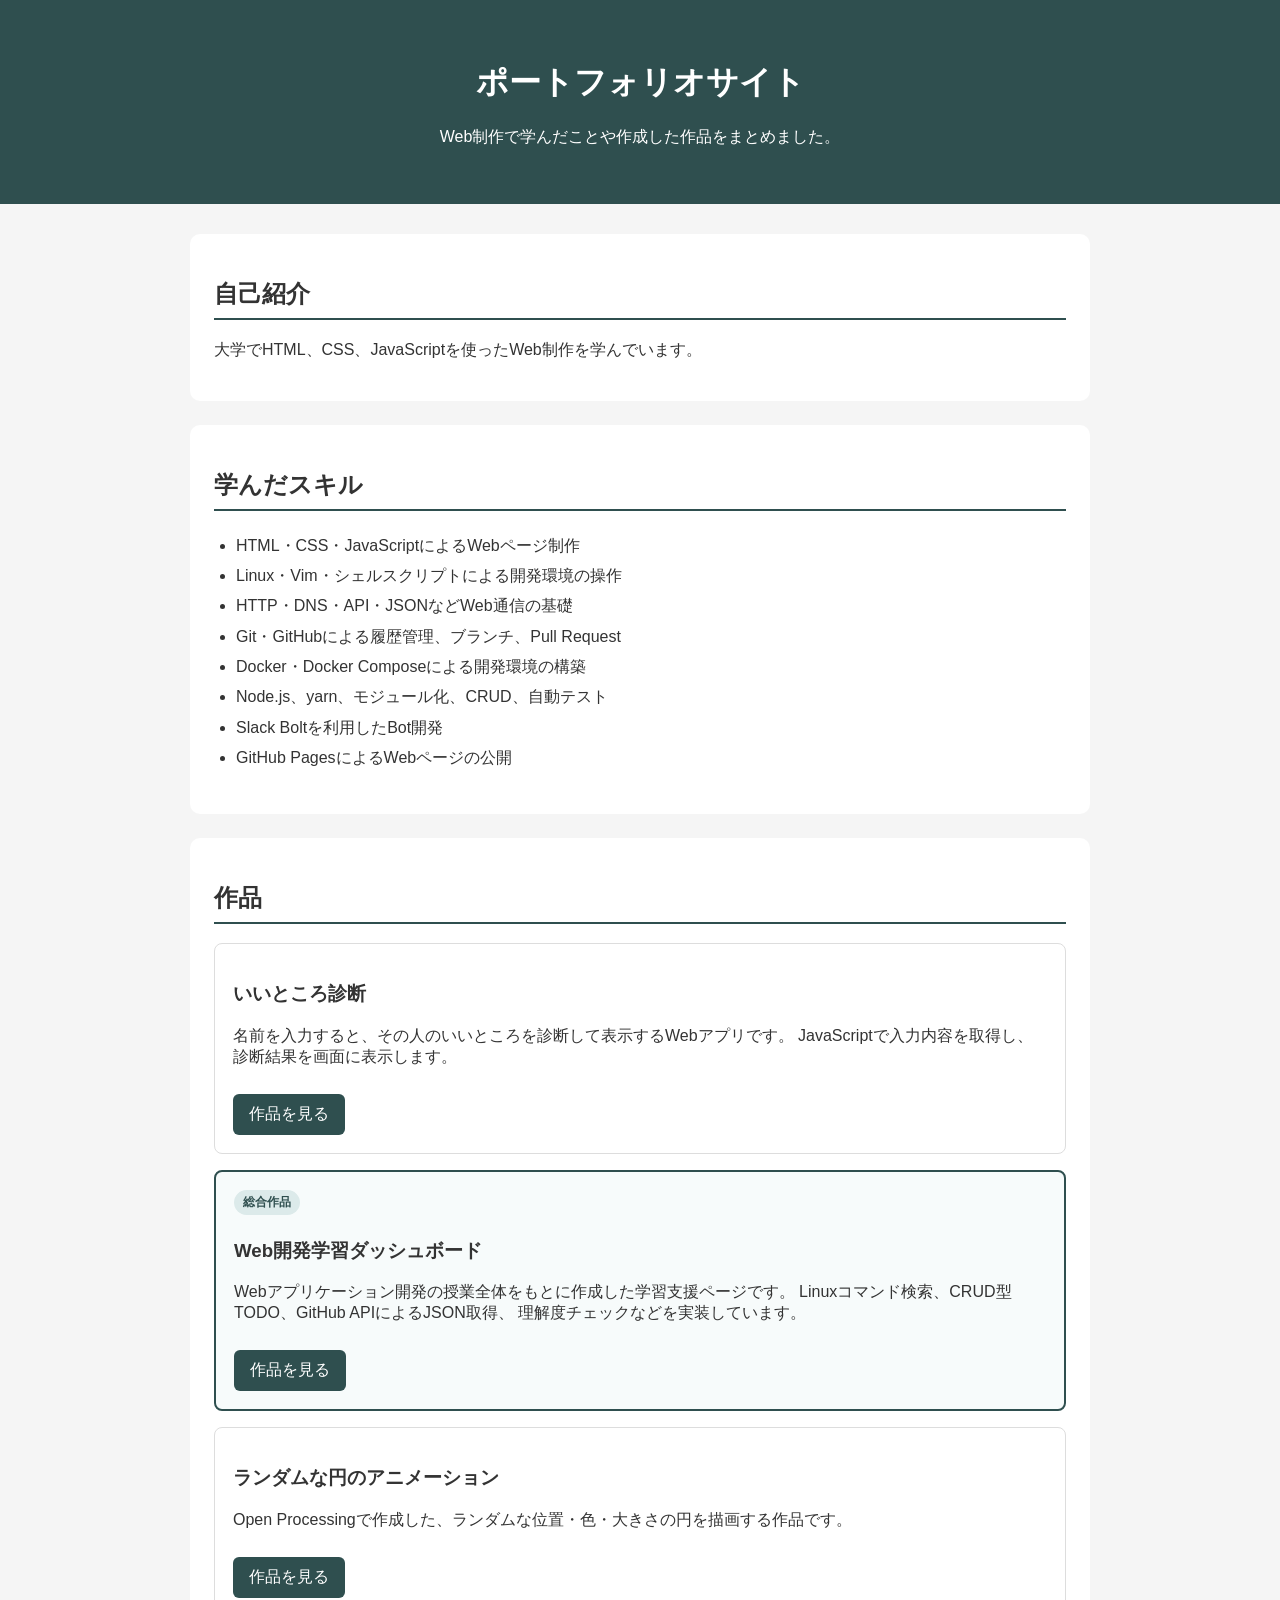
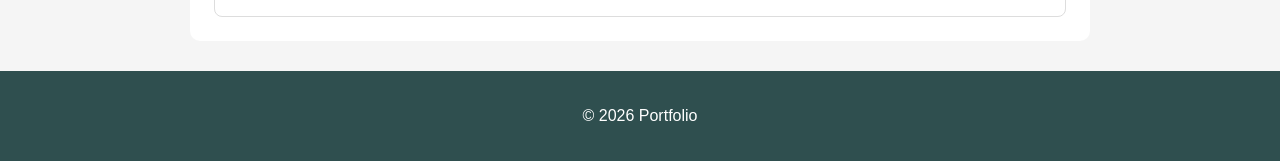
<file: portfolio0-main/index.html>
<!DOCTYPE html>
<html lang="ja">
<head>
  <meta charset="UTF-8">
  <meta name="viewport" content="width=device-width, initial-scale=1.0">
  <title>ポートフォリオサイト</title>
  <link rel="stylesheet" href="style.css">
</head>
<body>
  <header>
    <h1>ポートフォリオサイト</h1>
    <p>Web制作で学んだことや作成した作品をまとめました。</p>
  </header>

  <main>
    <section>
      <h2>自己紹介</h2>
      <p>大学でHTML、CSS、JavaScriptを使ったWeb制作を学んでいます。</p>
    </section>

    <section>
      <h2>学んだスキル</h2>
      <ul class="skill-list">
        <li>HTML・CSS・JavaScriptによるWebページ制作</li>
        <li>Linux・Vim・シェルスクリプトによる開発環境の操作</li>
        <li>HTTP・DNS・API・JSONなどWeb通信の基礎</li>
        <li>Git・GitHubによる履歴管理、ブランチ、Pull Request</li>
        <li>Docker・Docker Composeによる開発環境の構築</li>
        <li>Node.js、yarn、モジュール化、CRUD、自動テスト</li>
        <li>Slack Boltを利用したBot開発</li>
        <li>GitHub PagesによるWebページの公開</li>
      </ul>
    </section>

    <section>
      <h2>作品</h2>

      <div class="work-card">
        <h3>いいところ診断</h3>
        <p>
          名前を入力すると、その人のいいところを診断して表示するWebアプリです。
          JavaScriptで入力内容を取得し、診断結果を画面に表示します。
        </p>
        <a href="assessment/index.html">作品を見る</a>
      </div>


      <div class="work-card featured-work">
        <span class="work-label">総合作品</span>
        <h3>Web開発学習ダッシュボード</h3>
        <p>
          Webアプリケーション開発の授業全体をもとに作成した学習支援ページです。
          Linuxコマンド検索、CRUD型TODO、GitHub APIによるJSON取得、
          理解度チェックなどを実装しています。
        </p>
        <a href="webdev-dashboard/index.html">作品を見る</a>
      </div>

      <div class="work-card">
        <h3>ランダムな円のアニメーション</h3>
        <p>
          Open Processingで作成した、ランダムな位置・色・大きさの円を描画する作品です。
        </p>

        
        <a href="https://openprocessing.org/@251zs02180/2962770">作品を見る</a>
</div>
    </section>
  </main>

  <footer>
    <p>&copy; 2026 Portfolio</p>
  </footer>
</body>
</html>
</file>
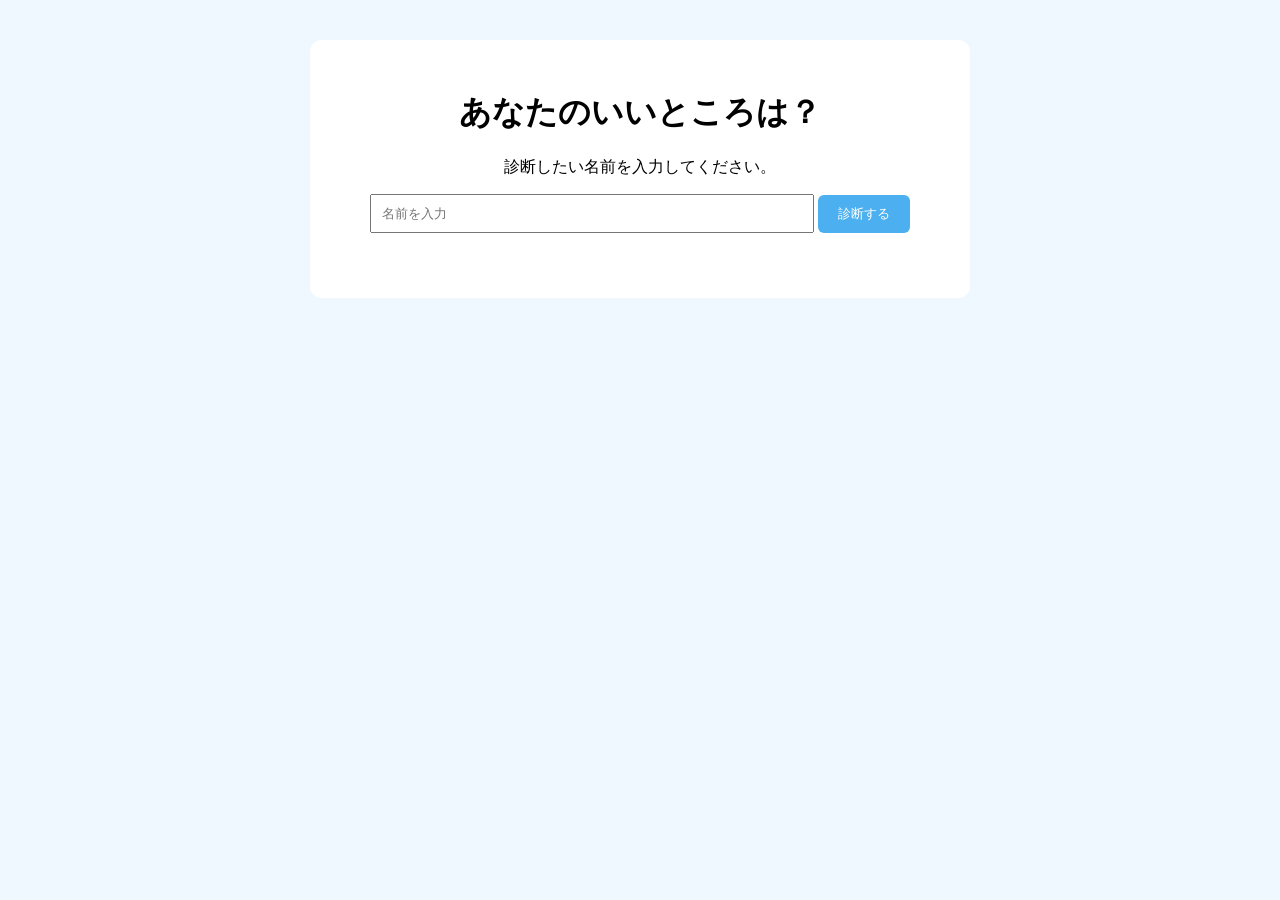
<file: portfolio0-main/assessment/index.html>
<!DOCTYPE html>
<html lang="ja">
<head>
  <meta charset="UTF-8">
  <meta name="viewport" content="width=device-width, initial-scale=1.0">
  <title>あなたのいいところ診断</title>
  <link rel="stylesheet" href="style.css">
</head>
<body>
  <main>
    <h1>あなたのいいところは？</h1>
    <p>診断したい名前を入力してください。</p>

    <input type="text" id="user-name" placeholder="名前を入力">
    <button id="assessment">診断する</button>

    <div id="result-area"></div>
  </main>

  <script src="script.js"></script>
</body>
</html>
</file>
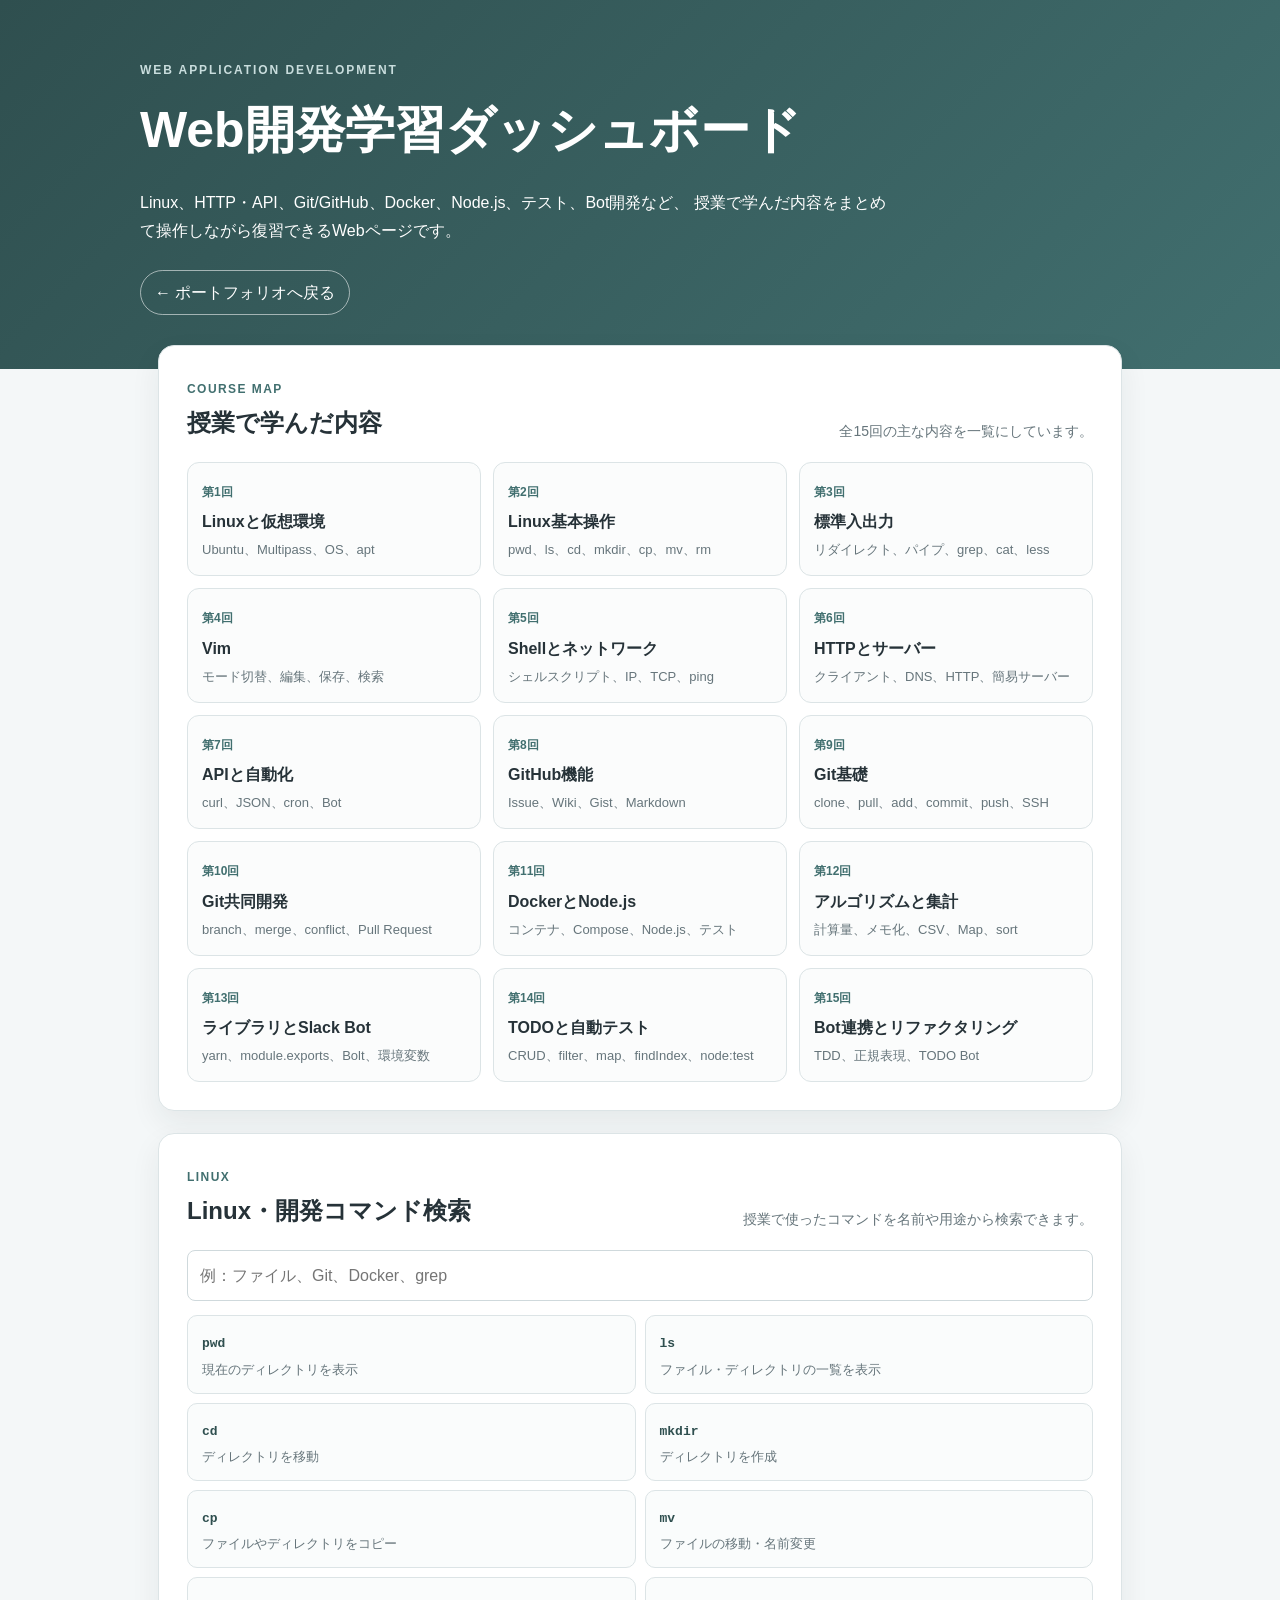
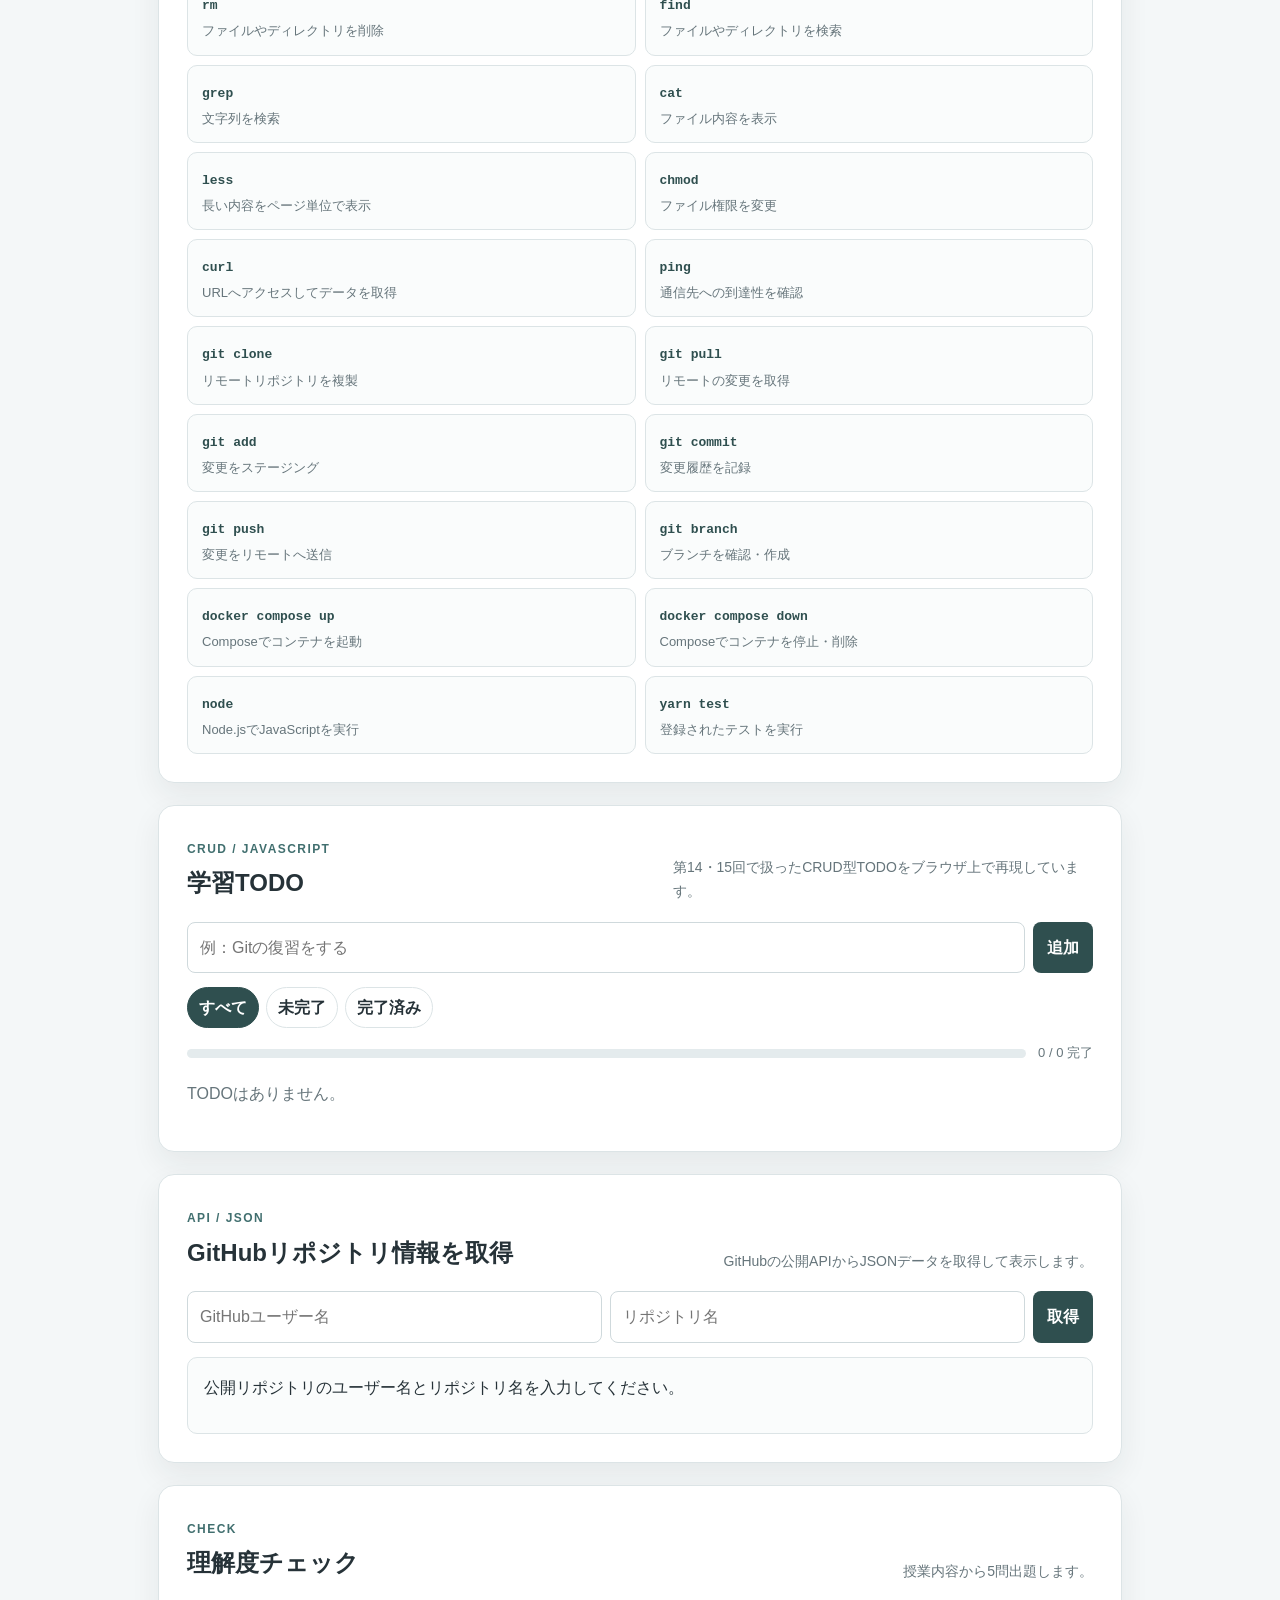
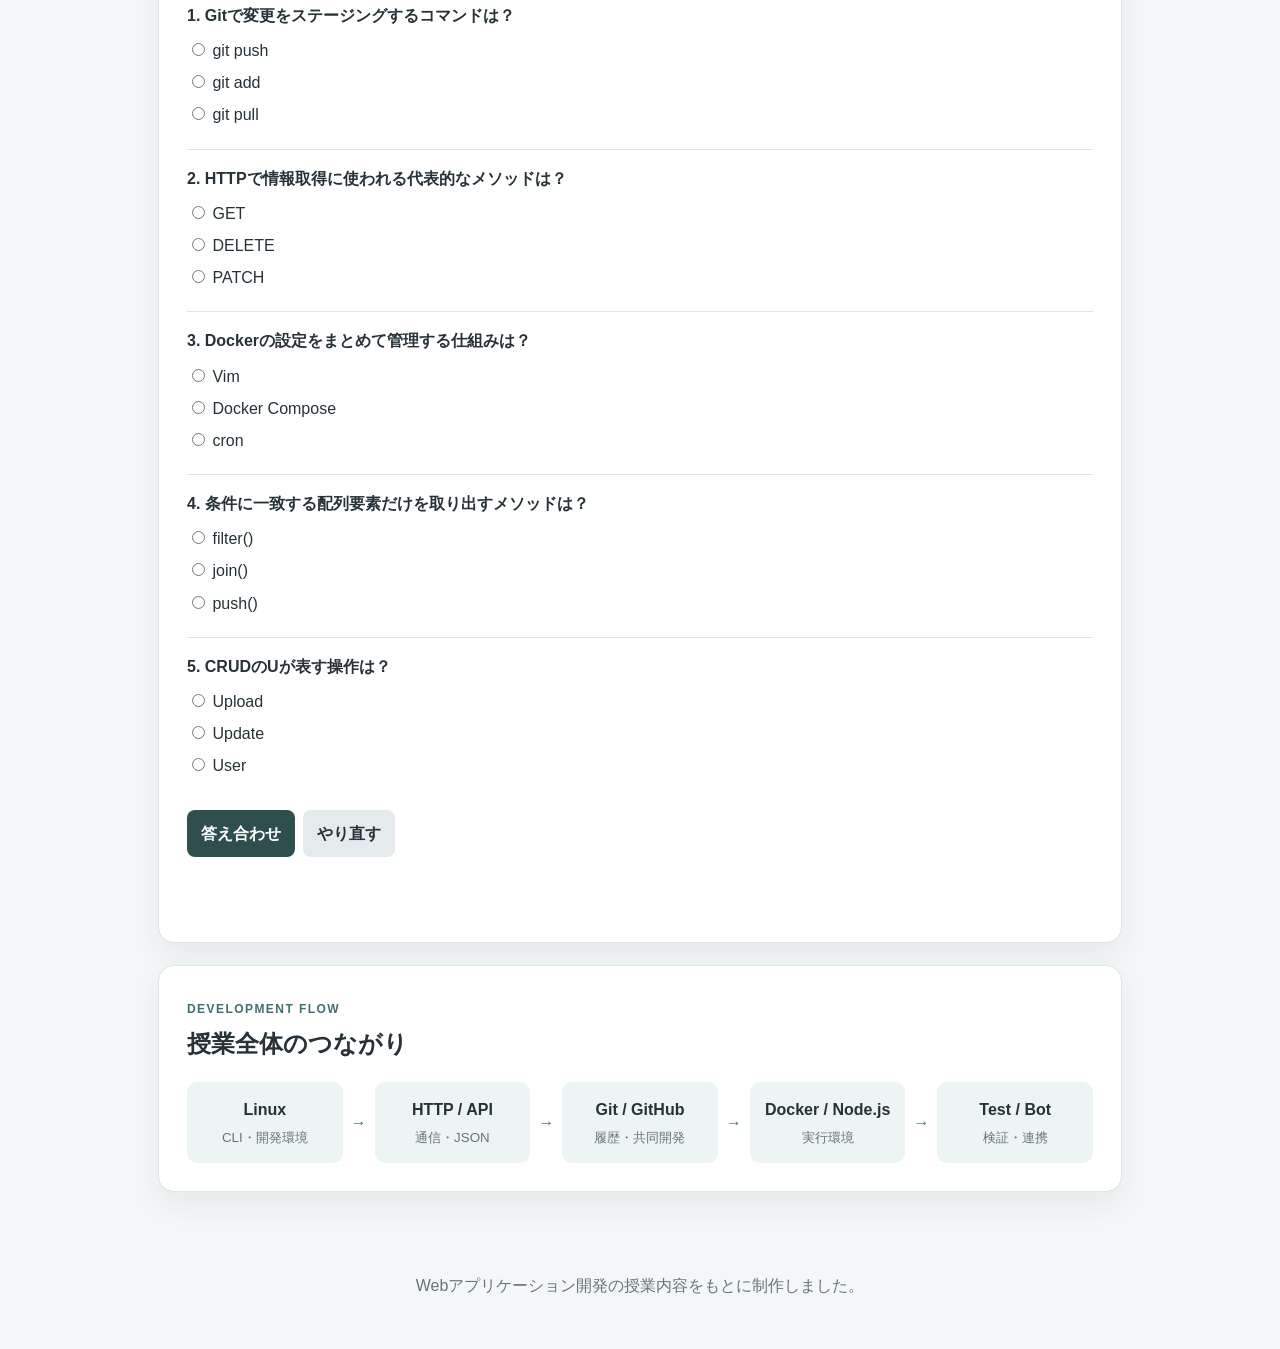
<file: portfolio0-main/webdev-dashboard/index.html>
<!DOCTYPE html>
<html lang="ja">
<head>
  <meta charset="UTF-8">
  <meta name="viewport" content="width=device-width, initial-scale=1.0">
  <title>Web開発学習ダッシュボード</title>
  <link rel="stylesheet" href="style.css">
</head>
<body>
  <header class="hero">
    <div class="hero-inner">
      <p class="eyebrow">WEB APPLICATION DEVELOPMENT</p>
      <h1>Web開発学習ダッシュボード</h1>
      <p>
        Linux、HTTP・API、Git/GitHub、Docker、Node.js、テスト、Bot開発など、
        授業で学んだ内容をまとめて操作しながら復習できるWebページです。
      </p>
      <a href="../index.html" class="back-link">← ポートフォリオへ戻る</a>
    </div>
  </header>

  <main>
    <section class="panel">
      <div class="section-title">
        <div>
          <span>COURSE MAP</span>
          <h2>授業で学んだ内容</h2>
        </div>
        <p>全15回の主な内容を一覧にしています。</p>
      </div>
      <div id="lesson-grid" class="lesson-grid"></div>
    </section>

    <section class="panel">
      <div class="section-title">
        <div>
          <span>LINUX</span>
          <h2>Linux・開発コマンド検索</h2>
        </div>
        <p>授業で使ったコマンドを名前や用途から検索できます。</p>
      </div>

      <input id="command-search" class="search-input" type="search"
        placeholder="例：ファイル、Git、Docker、grep">
      <div id="command-list" class="command-list"></div>
    </section>

    <section class="panel">
      <div class="section-title">
        <div>
          <span>CRUD / JAVASCRIPT</span>
          <h2>学習TODO</h2>
        </div>
        <p>第14・15回で扱ったCRUD型TODOをブラウザ上で再現しています。</p>
      </div>

      <form id="todo-form" class="todo-form">
        <input id="todo-input" type="text" maxlength="60" placeholder="例：Gitの復習をする">
        <button type="submit">追加</button>
      </form>

      <div class="filters">
        <button class="filter active" data-filter="all">すべて</button>
        <button class="filter" data-filter="active">未完了</button>
        <button class="filter" data-filter="done">完了済み</button>
      </div>

      <div class="progress-row">
        <div class="progress"><div id="progress-value"></div></div>
        <span id="progress-text">0 / 0 完了</span>
      </div>

      <ul id="todo-list" class="todo-list"></ul>
      <p id="todo-empty" class="empty">TODOはありません。</p>
    </section>

    <section class="panel">
      <div class="section-title">
        <div>
          <span>API / JSON</span>
          <h2>GitHubリポジトリ情報を取得</h2>
        </div>
        <p>GitHubの公開APIからJSONデータを取得して表示します。</p>
      </div>

      <form id="github-form" class="github-form">
        <input id="github-owner" type="text" placeholder="GitHubユーザー名" required>
        <input id="github-repo" type="text" placeholder="リポジトリ名" required>
        <button type="submit">取得</button>
      </form>

      <div id="github-result" class="api-result" aria-live="polite">
        <p>公開リポジトリのユーザー名とリポジトリ名を入力してください。</p>
      </div>
    </section>

    <section class="panel">
      <div class="section-title">
        <div>
          <span>CHECK</span>
          <h2>理解度チェック</h2>
        </div>
        <p>授業内容から5問出題します。</p>
      </div>
      <div id="quiz-box"></div>
      <div class="quiz-actions">
        <button id="quiz-check">答え合わせ</button>
        <button id="quiz-reset" class="secondary">やり直す</button>
      </div>
      <p id="quiz-result" class="quiz-result"></p>
    </section>

    <section class="panel">
      <div class="section-title">
        <div>
          <span>DEVELOPMENT FLOW</span>
          <h2>授業全体のつながり</h2>
        </div>
      </div>

      <div class="flow">
        <div><strong>Linux</strong><small>CLI・開発環境</small></div>
        <b>→</b>
        <div><strong>HTTP / API</strong><small>通信・JSON</small></div>
        <b>→</b>
        <div><strong>Git / GitHub</strong><small>履歴・共同開発</small></div>
        <b>→</b>
        <div><strong>Docker / Node.js</strong><small>実行環境</small></div>
        <b>→</b>
        <div><strong>Test / Bot</strong><small>検証・連携</small></div>
      </div>
    </section>
  </main>

  <footer>
    <p>Webアプリケーション開発の授業内容をもとに制作しました。</p>
  </footer>

  <script src="script.js"></script>
</body>
</html>
</file>
<file: portfolio0-main/style.css>
body {
  font-family: sans-serif;
  margin: 0;
  background-color: #f5f5f5;
  color: #333;
}

header {
  background-color: #2f4f4f;
  color: white;
  text-align: center;
  padding: 40px 20px;
}

main {
  max-width: 900px;
  margin: 30px auto;
  padding: 0 20px;
}

section {
  background-color: white;
  margin-bottom: 24px;
  padding: 24px;
  border-radius: 10px;
}

h2 {
  border-bottom: 2px solid #2f4f4f;
  padding-bottom: 8px;
}

.work-card {
  border: 1px solid #ddd;
  padding: 18px;
  margin-top: 16px;
  border-radius: 8px;
}

a {
  display: inline-block;
  margin-top: 10px;
  color: white;
  background-color: #2f4f4f;
  padding: 10px 16px;
  border-radius: 6px;
  text-decoration: none;
}

footer {
  text-align: center;
  padding: 20px;
  background-color: #2f4f4f;
  color: white;
}

.skill-list {
  padding-left: 22px;
  line-height: 1.9;
}

.featured-work {
  border: 2px solid #2f4f4f;
  background-color: #f7fbfb;
}

.work-label {
  display: inline-block;
  margin-bottom: 4px;
  padding: 4px 9px;
  border-radius: 999px;
  background-color: #dceaea;
  color: #2f4f4f;
  font-size: 12px;
  font-weight: bold;
}

@media (max-width: 600px) {
  header {
    padding: 30px 16px;
  }

  main {
    padding: 0 14px;
  }

  section {
    padding: 18px;
  }
}
</file>
<file: portfolio0-main/assessment/style.css>
body {
  font-family: sans-serif;
  background-color: #f0f8ff;
  text-align: center;
  margin: 0;
  padding: 40px;
}

main {
  background-color: white;
  max-width: 600px;
  margin: 0 auto;
  padding: 30px;
  border-radius: 12px;
}

input {
  padding: 10px;
  width: 70%;
  margin-bottom: 10px;
}

button {
  padding: 10px 20px;
  background-color: #4cafef;
  color: white;
  border: none;
  border-radius: 6px;
  cursor: pointer;
}

#result-area {
  margin-top: 25px;
  font-size: 18px;
}
</file>
<file: portfolio0-main/webdev-dashboard/style.css>
* { box-sizing: border-box; }

:root {
  --bg: #f4f7f8;
  --panel: #ffffff;
  --text: #263238;
  --muted: #66757b;
  --line: #dce4e6;
  --main: #2f4f4f;
  --main2: #416f6f;
  --soft: #edf4f4;
  --good: #2f7d5c;
  --danger: #a64343;
}

body {
  margin: 0;
  font-family: "Yu Gothic", "Hiragino Kaku Gothic ProN", sans-serif;
  color: var(--text);
  background: var(--bg);
  line-height: 1.7;
}

button, input { font: inherit; }

.hero {
  background: linear-gradient(135deg, #2f4f4f, #416f6f);
  color: white;
  padding: 60px 20px 54px;
}

.hero-inner {
  max-width: 1000px;
  margin: 0 auto;
}

.eyebrow {
  margin: 0 0 8px;
  letter-spacing: .16em;
  font-size: 12px;
  font-weight: bold;
  color: #c9dddd;
}

.hero h1 {
  margin: 0;
  font-size: clamp(30px, 6vw, 50px);
}

.hero p {
  max-width: 760px;
}

.back-link {
  display: inline-block;
  margin-top: 10px;
  border: 1px solid rgba(255,255,255,.55);
  border-radius: 999px;
  padding: 8px 14px;
  color: white;
  text-decoration: none;
}

main {
  max-width: 1000px;
  margin: -24px auto 40px;
  padding: 0 18px;
}

.panel {
  margin-bottom: 22px;
  padding: 28px;
  border: 1px solid var(--line);
  border-radius: 16px;
  background: var(--panel);
  box-shadow: 0 12px 30px rgba(25, 45, 45, .07);
}

.section-title {
  display: flex;
  justify-content: space-between;
  gap: 22px;
  align-items: end;
  margin-bottom: 18px;
}

.section-title span {
  color: var(--main2);
  font-size: 12px;
  font-weight: bold;
  letter-spacing: .12em;
}

.section-title h2 {
  margin: 2px 0 0;
}

.section-title p {
  max-width: 420px;
  margin: 0;
  color: var(--muted);
  font-size: 14px;
}

.lesson-grid {
  display: grid;
  grid-template-columns: repeat(3, 1fr);
  gap: 12px;
}

.lesson-card {
  padding: 14px;
  border: 1px solid var(--line);
  border-radius: 12px;
  background: #fbfcfc;
}

.lesson-card .number {
  color: var(--main2);
  font-size: 12px;
  font-weight: bold;
}

.lesson-card h3 {
  margin: 4px 0;
  font-size: 16px;
}

.lesson-card p {
  margin: 0;
  color: var(--muted);
  font-size: 13px;
}

.search-input,
.todo-form input,
.github-form input {
  width: 100%;
  padding: 11px 12px;
  border: 1px solid #cfd9dc;
  border-radius: 8px;
}

.search-input:focus,
.todo-form input:focus,
.github-form input:focus {
  outline: 3px solid rgba(65,111,111,.12);
  border-color: var(--main2);
}

.command-list {
  display: grid;
  grid-template-columns: repeat(2, 1fr);
  gap: 9px;
  margin-top: 14px;
}

.command-item {
  padding: 12px 14px;
  border: 1px solid var(--line);
  border-radius: 10px;
  background: #fafcfc;
}

.command-item code {
  font-weight: bold;
  color: var(--main);
}

.command-item span {
  display: block;
  margin-top: 3px;
  color: var(--muted);
  font-size: 13px;
}

.todo-form {
  display: grid;
  grid-template-columns: 1fr auto;
  gap: 8px;
}

button {
  border: 0;
  border-radius: 8px;
  padding: 10px 14px;
  background: var(--main);
  color: white;
  font-weight: bold;
  cursor: pointer;
}

button:hover { background: var(--main2); }

.filters {
  display: flex;
  gap: 7px;
  flex-wrap: wrap;
  margin: 14px 0;
}

.filter {
  padding: 6px 11px;
  border: 1px solid var(--line);
  border-radius: 999px;
  background: white;
  color: var(--text);
}

.filter.active {
  background: var(--main);
  color: white;
  border-color: var(--main);
}

.progress-row {
  display: flex;
  align-items: center;
  gap: 12px;
}

.progress {
  flex: 1;
  height: 9px;
  overflow: hidden;
  border-radius: 999px;
  background: #e4ebed;
}

#progress-value {
  width: 0;
  height: 100%;
  background: var(--good);
  transition: width .2s;
}

#progress-text {
  color: var(--muted);
  font-size: 13px;
}

.todo-list {
  list-style: none;
  padding: 0;
  margin: 14px 0 0;
}

.todo-item {
  display: grid;
  grid-template-columns: auto 1fr auto;
  gap: 10px;
  align-items: center;
  padding: 11px 2px;
  border-top: 1px solid var(--line);
}

.todo-item.done .todo-name {
  color: #8b9599;
  text-decoration: line-through;
}

.done-button {
  background: #e7f3ec;
  color: var(--good);
}

.delete-button {
  background: #f8e9e9;
  color: var(--danger);
}

.empty {
  color: var(--muted);
}

.github-form {
  display: grid;
  grid-template-columns: 1fr 1fr auto;
  gap: 8px;
}

.api-result {
  margin-top: 14px;
  padding: 16px;
  border: 1px solid var(--line);
  border-radius: 10px;
  background: #fafcfc;
}

.api-result h3,
.api-result p { margin-top: 0; }

.repo-meta {
  display: flex;
  flex-wrap: wrap;
  gap: 7px;
}

.repo-meta span {
  padding: 4px 9px;
  border-radius: 999px;
  background: var(--soft);
  color: var(--main);
  font-size: 12px;
}

.api-result a { color: var(--main2); }

.quiz-question {
  padding: 15px 0;
  border-top: 1px solid var(--line);
}

.quiz-question:first-child {
  padding-top: 0;
  border-top: 0;
}

.quiz-question p {
  margin: 0 0 8px;
  font-weight: bold;
}

.quiz-question label {
  display: block;
  margin: 5px 0;
}

.quiz-actions {
  display: flex;
  gap: 8px;
  margin-top: 10px;
}

.secondary {
  background: #e5ebed;
  color: var(--text);
}

.quiz-result {
  min-height: 1.6em;
  font-weight: bold;
  color: var(--main);
}

.flow {
  display: grid;
  grid-template-columns: 1fr auto 1fr auto 1fr auto 1fr auto 1fr;
  gap: 8px;
  align-items: center;
}

.flow div {
  padding: 14px 8px;
  border-radius: 10px;
  background: var(--soft);
  text-align: center;
}

.flow small {
  display: block;
  margin-top: 3px;
  color: var(--muted);
}

.flow b { color: var(--main2); }

footer {
  padding: 24px 18px 34px;
  text-align: center;
  color: var(--muted);
}

@media (max-width: 760px) {
  .lesson-grid { grid-template-columns: repeat(2, 1fr); }
  .github-form { grid-template-columns: 1fr; }
  .flow { grid-template-columns: 1fr; }
  .flow b { transform: rotate(90deg); text-align: center; }
}

@media (max-width: 560px) {
  .panel { padding: 20px 15px; }
  .section-title { display: block; }
  .section-title p { margin-top: 6px; }
  .lesson-grid, .command-list { grid-template-columns: 1fr; }
  .todo-form { grid-template-columns: 1fr; }
  .progress-row { display: block; }
  #progress-text { display: block; margin-top: 7px; }
}
</file>
